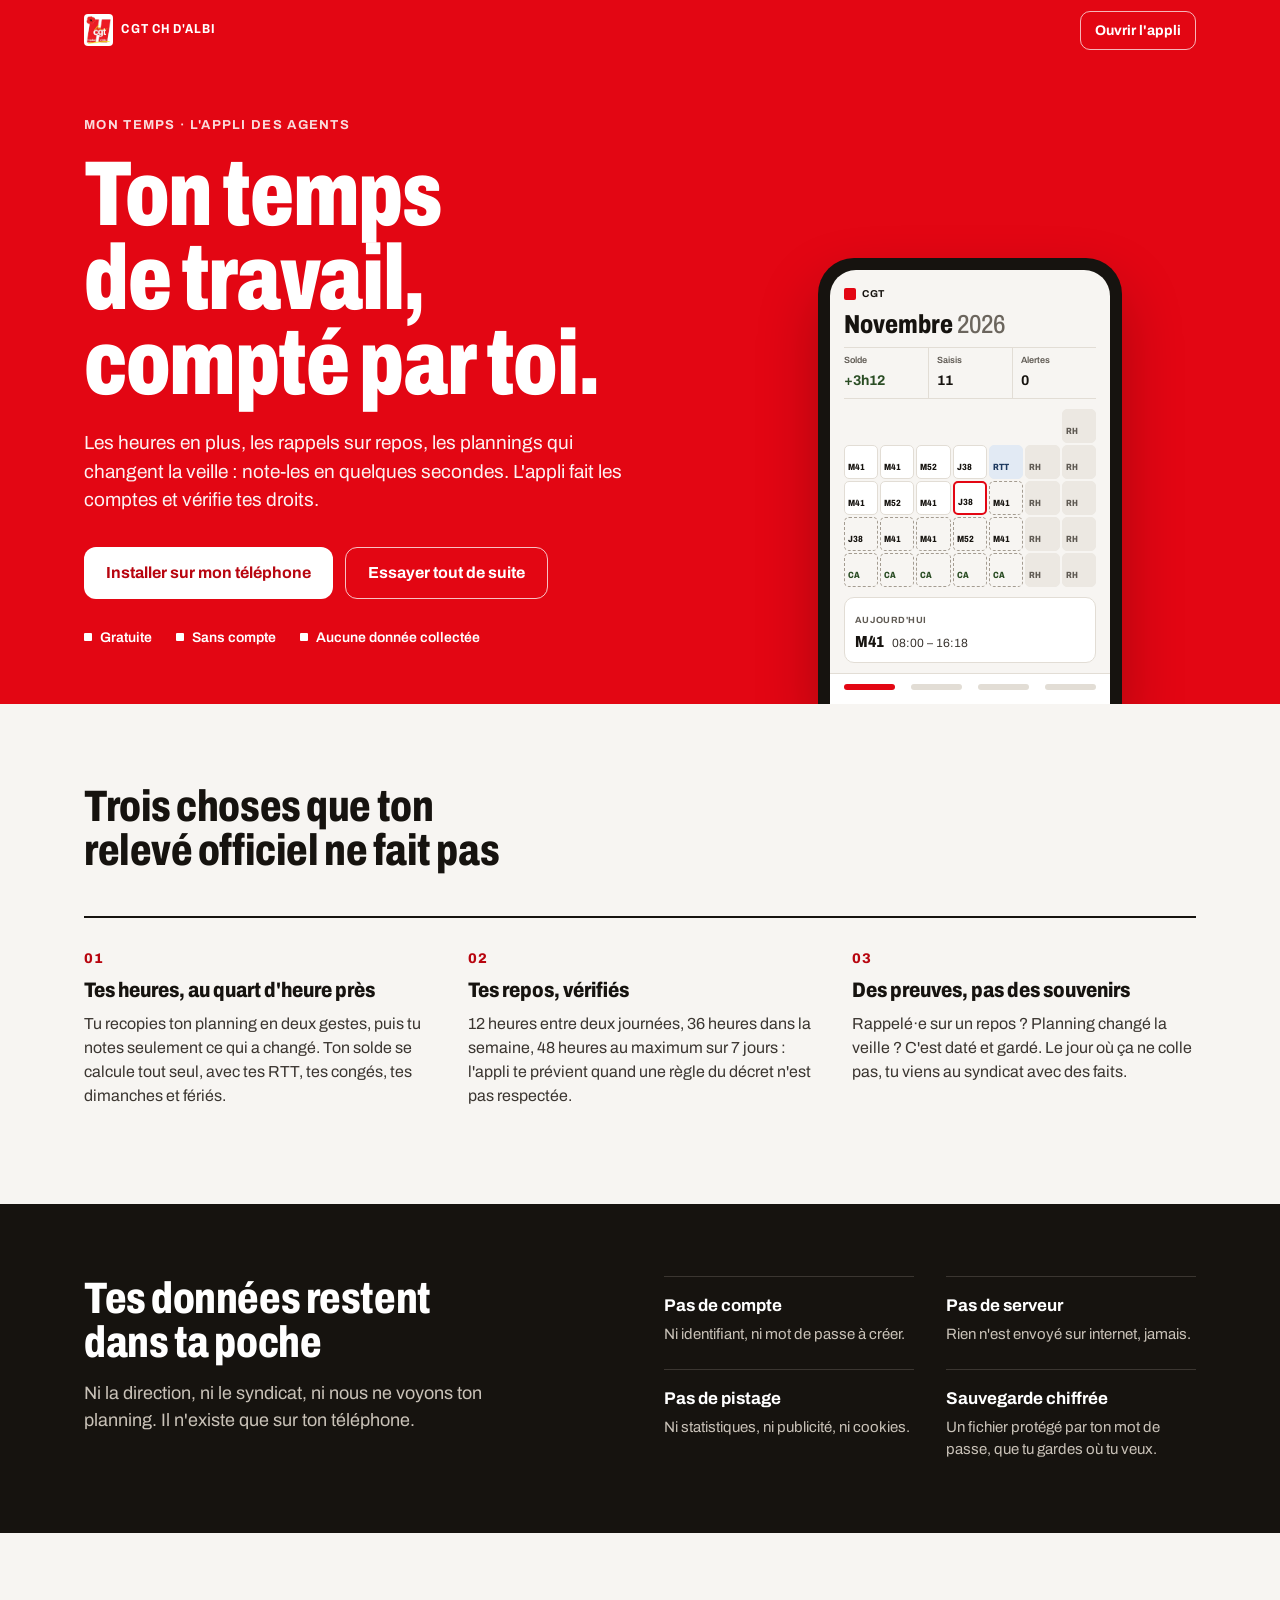
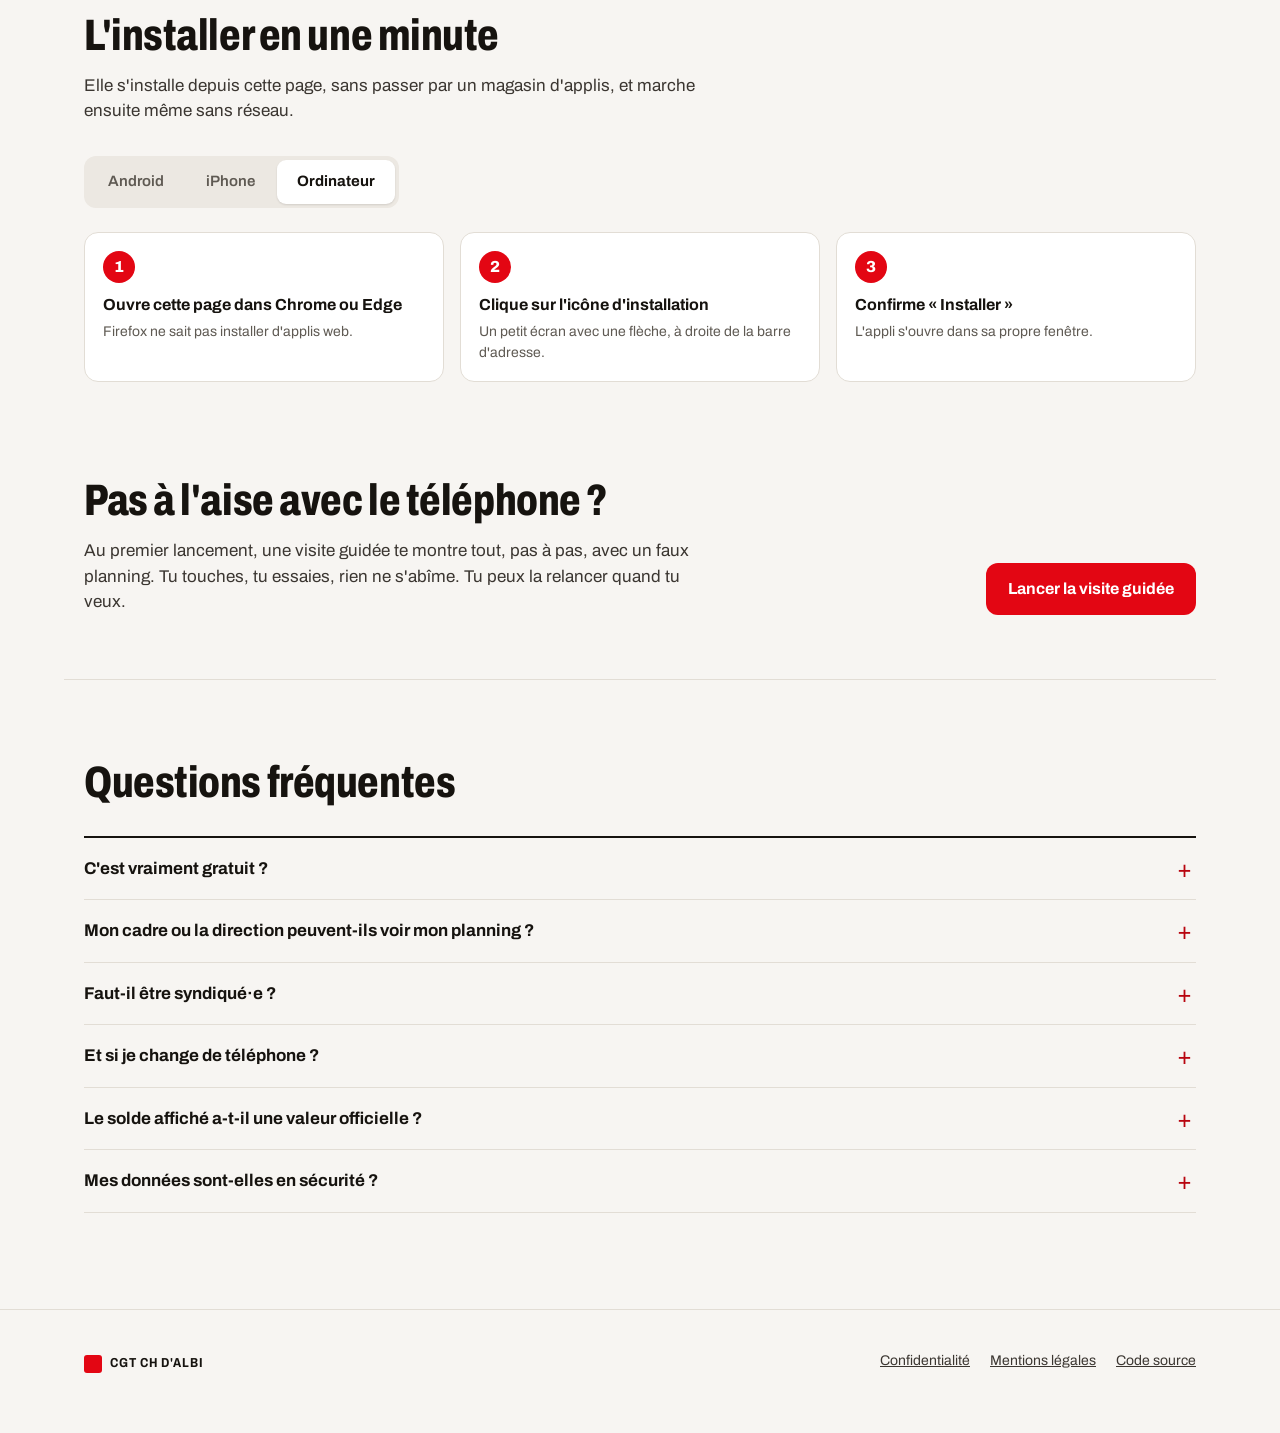
<file: index.html>
<!doctype html>
<html lang="fr">
<head>
<meta charset="utf-8">
<meta name="viewport" content="width=device-width, initial-scale=1, viewport-fit=cover">
<title>Mon Temps — ton temps de travail, compté par toi</title>
<meta name="description" content="L'appli gratuite de la CGT pour suivre ton temps de travail à l'hôpital : planning, heures en plus, repos, preuves. Sans compte, sans collecte.">
<meta name="theme-color" content="#E30613">
<meta name="referrer" content="no-referrer">
<meta http-equiv="Content-Security-Policy" content="default-src 'self'; script-src 'self'; style-src 'self' 'unsafe-inline'; img-src 'self' data:; font-src 'self'; connect-src 'self'; manifest-src 'self'; worker-src 'self'; base-uri 'self'; form-action 'none'; object-src 'none'">
<link rel="manifest" href="manifest.webmanifest">
<link rel="icon" href="icons/favicon-64.png" type="image/png">
<link rel="apple-touch-icon" href="icons/apple-touch-icon.png">
<link rel="preload" href="fonts/archivo.woff2" as="font" type="font/woff2" crossorigin>
<link rel="stylesheet" href="accueil.css">
</head>
<body>
<header class="barre">
  <div class="enveloppe barre-in">
    <a class="marque" href="./"><i aria-hidden="true" data-logo></i><span data-syndicat>CGT CH d'Albi</span></a>
    <a class="btn-clair" href="app/">Ouvrir l'appli</a>
  </div>
</header>

<main>
  <section class="hero">
    <div class="enveloppe hero-in">
      <div class="hero-texte">
        <p class="sur-titre"><span data-nom>Mon Temps</span> · l'appli des agents</p>
        <h1>Ton temps de travail, compté par&nbsp;toi.</h1>
        <p class="chapo">Les heures en plus, les rappels sur repos, les plannings qui changent la veille : note-les en quelques secondes. L'appli fait les comptes et vérifie tes droits.</p>
        <div class="actions">
          <a class="btn-blanc" href="#installer">Installer sur mon téléphone</a>
          <a class="btn-ligne" href="app/">Essayer tout de suite</a>
        </div>
        <ul class="garanties" aria-label="Garanties">
          <li>Gratuite</li><li>Sans compte</li><li>Aucune donnée collectée</li>
        </ul>
      </div>
      <div class="telephone" aria-hidden="true">
        <div class="ecran">
          <div class="t-haut"><span class="t-marque"><i></i>CGT</span></div>
          <div class="t-titre">Novembre <span>2026</span></div>
          <div class="t-stats"><div><small>Solde</small><b class="vert">+3h12</b></div><div><small>Saisis</small><b>11</b></div><div><small>Alertes</small><b>0</b></div></div>
          <div class="t-grille" id="mini-grille"></div>
          <div class="t-carte"><small>Aujourd'hui</small><div><b>M41</b><span>08:00 – 16:18</span></div></div>
          <div class="t-nav"><span class="actif"></span><span></span><span></span><span></span></div>
        </div>
      </div>
    </div>
  </section>

  <section class="bloc enveloppe" aria-labelledby="t-quoi">
    <h2 id="t-quoi" class="titre-section">Trois choses que ton relevé officiel ne fait pas</h2>
    <div class="trois">
      <article>
        <span class="num">01</span>
        <h3>Tes heures, au quart d'heure près</h3>
        <p>Tu recopies ton planning en deux gestes, puis tu notes seulement ce qui a changé. Ton solde se calcule tout seul, avec tes RTT, tes congés, tes dimanches et fériés.</p>
      </article>
      <article>
        <span class="num">02</span>
        <h3>Tes repos, vérifiés</h3>
        <p>12 heures entre deux journées, 36 heures dans la semaine, 48 heures au maximum sur 7 jours : l'appli te prévient quand une règle du décret n'est pas respectée.</p>
      </article>
      <article>
        <span class="num">03</span>
        <h3>Des preuves, pas des souvenirs</h3>
        <p>Rappelé·e sur un repos ? Planning changé la veille ? C'est daté et gardé. Le jour où ça ne colle pas, tu viens au syndicat avec des faits.</p>
      </article>
    </div>
  </section>

  <section class="sombre" aria-labelledby="t-donnees">
    <div class="enveloppe deux">
      <div>
        <h2 id="t-donnees" class="titre-section">Tes données restent dans ta poche</h2>
        <p class="chapo-sombre">Ni la direction, ni le syndicat, ni nous ne voyons ton planning. Il n'existe que sur ton téléphone.</p>
      </div>
      <ul class="points">
        <li><b>Pas de compte</b><span>Ni identifiant, ni mot de passe à créer.</span></li>
        <li><b>Pas de serveur</b><span>Rien n'est envoyé sur internet, jamais.</span></li>
        <li><b>Pas de pistage</b><span>Ni statistiques, ni publicité, ni cookies.</span></li>
        <li><b>Sauvegarde chiffrée</b><span>Un fichier protégé par ton mot de passe, que tu gardes où tu veux.</span></li>
      </ul>
    </div>
  </section>

  <section class="bloc enveloppe" id="installer" aria-labelledby="t-installer">
    <h2 id="t-installer" class="titre-section">L'installer en une minute</h2>
    <p class="intro">Elle s'installe depuis cette page, sans passer par un magasin d'applis, et marche ensuite même sans réseau.</p>
    <div class="onglets" role="tablist" aria-label="Ton appareil">
      <button role="tab" id="o-android" aria-controls="p-android" aria-selected="true">Android</button>
      <button role="tab" id="o-iphone" aria-controls="p-iphone" aria-selected="false">iPhone</button>
      <button role="tab" id="o-pc" aria-controls="p-pc" aria-selected="false">Ordinateur</button>
    </div>
    <div class="panneau" role="tabpanel" id="p-android" aria-labelledby="o-android">
      <button class="btn-rouge" id="installer-direct" hidden>Installer l'appli</button>
      <ol class="etapes">
        <li><b>Ouvre cette page dans Chrome</b><span>Le navigateur habituel de la plupart des téléphones Android.</span></li>
        <li><b>Touche les trois points ⋮ en haut à droite</b><span>Le menu du navigateur s'ouvre.</span></li>
        <li><b>Choisis « Installer l'application »</b><span>Ou « Ajouter à l'écran d'accueil », selon ton téléphone.</span></li>
        <li><b>Confirme</b><span>L'icône rouge apparaît avec tes autres applis.</span></li>
      </ol>
    </div>
    <div class="panneau" role="tabpanel" id="p-iphone" aria-labelledby="o-iphone" hidden>
      <ol class="etapes">
        <li><b>Ouvre cette page dans Safari</b><span>Pas dans Chrome : sur iPhone, seul Safari sait installer.</span></li>
        <li><b>Touche le bouton Partager</b><span>Le carré avec une flèche vers le haut, en bas de l'écran.</span></li>
        <li><b>Fais défiler, choisis « Sur l'écran d'accueil »</b><span>Puis touche « Ajouter » en haut à droite.</span></li>
        <li><b>Ouvre l'appli depuis son icône</b><span>Important sur iPhone : c'est ce qui protège tes données.</span></li>
      </ol>
    </div>
    <div class="panneau" role="tabpanel" id="p-pc" aria-labelledby="o-pc" hidden>
      <ol class="etapes">
        <li><b>Ouvre cette page dans Chrome ou Edge</b><span>Firefox ne sait pas installer d'applis web.</span></li>
        <li><b>Clique sur l'icône d'installation</b><span>Un petit écran avec une flèche, à droite de la barre d'adresse.</span></li>
        <li><b>Confirme « Installer »</b><span>L'appli s'ouvre dans sa propre fenêtre.</span></li>
      </ol>
    </div>
  </section>

  <section class="bloc enveloppe aide" aria-labelledby="t-aide">
    <div>
      <h2 id="t-aide" class="titre-section">Pas à l'aise avec le téléphone ?</h2>
      <p class="intro">Au premier lancement, une visite guidée te montre tout, pas à pas, avec un faux planning. Tu touches, tu essaies, rien ne s'abîme. Tu peux la relancer quand tu veux.</p>
    </div>
    <a class="btn-rouge" href="app/">Lancer la visite guidée</a>
  </section>

  <section class="bloc enveloppe" id="actus-accueil" aria-labelledby="t-actus" hidden>
    <h2 id="t-actus" class="titre-section">Les dernières infos</h2>
    <div class="actus-accueil" id="liste-actus"></div>
  </section>

  <section class="bloc enveloppe" aria-labelledby="t-faq">
    <h2 id="t-faq" class="titre-section">Questions fréquentes</h2>
    <div class="faq">
      <details><summary>C'est vraiment gratuit ?</summary><p>Oui, et sans publicité. L'appli est réalisée bénévolement pour les agents.</p></details>
      <details><summary>Mon cadre ou la direction peuvent-ils voir mon planning ?</summary><p>Non. Tes saisies restent dans ton téléphone. Personne d'autre n'y a accès, pas même le syndicat.</p></details>
      <details><summary>Faut-il être syndiqué·e ?</summary><p>Non. L'appli est ouverte à tous les agents.</p></details>
      <details><summary>Et si je change de téléphone ?</summary><p>Fais une sauvegarde depuis l'appli (Réglages › Sauvegarde) : tu obtiens un fichier protégé par ton mot de passe. Sur le nouveau téléphone, tu le restaures en deux gestes.</p></details>
      <details><summary>Le solde affiché a-t-il une valeur officielle ?</summary><p>Non : c'est ton propre décompte, établi à partir de tes saisies. Il sert à vérifier ton relevé officiel et à repérer les écarts. En cas de doute, viens en parler.</p></details>
      <details><summary>Mes données sont-elles en sécurité ?</summary><p>Elles ne quittent jamais ton appareil. Les sauvegardes sont chiffrées : sans ton mot de passe, le fichier est illisible.</p></details>
    </div>
  </section>
</main>

<footer class="pied">
  <div class="enveloppe pied-in">
    <div><p class="marque"><i aria-hidden="true"></i><span data-syndicat>CGT CH d'Albi</span></p><p id="contact-pied"></p><div class="reseaux-pied" id="reseaux-pied"></div></div>
    <div class="liens"><a href="app/#/confidentialite">Confidentialité</a><a href="mentions-legales.html">Mentions légales</a><a id="lien-source" href="https://github.com/">Code source</a></div>
  </div>
</footer>
<script type="module" src="accueil.js"></script>
<script src="textes.js" defer></script>
</body>
</html>
</file>
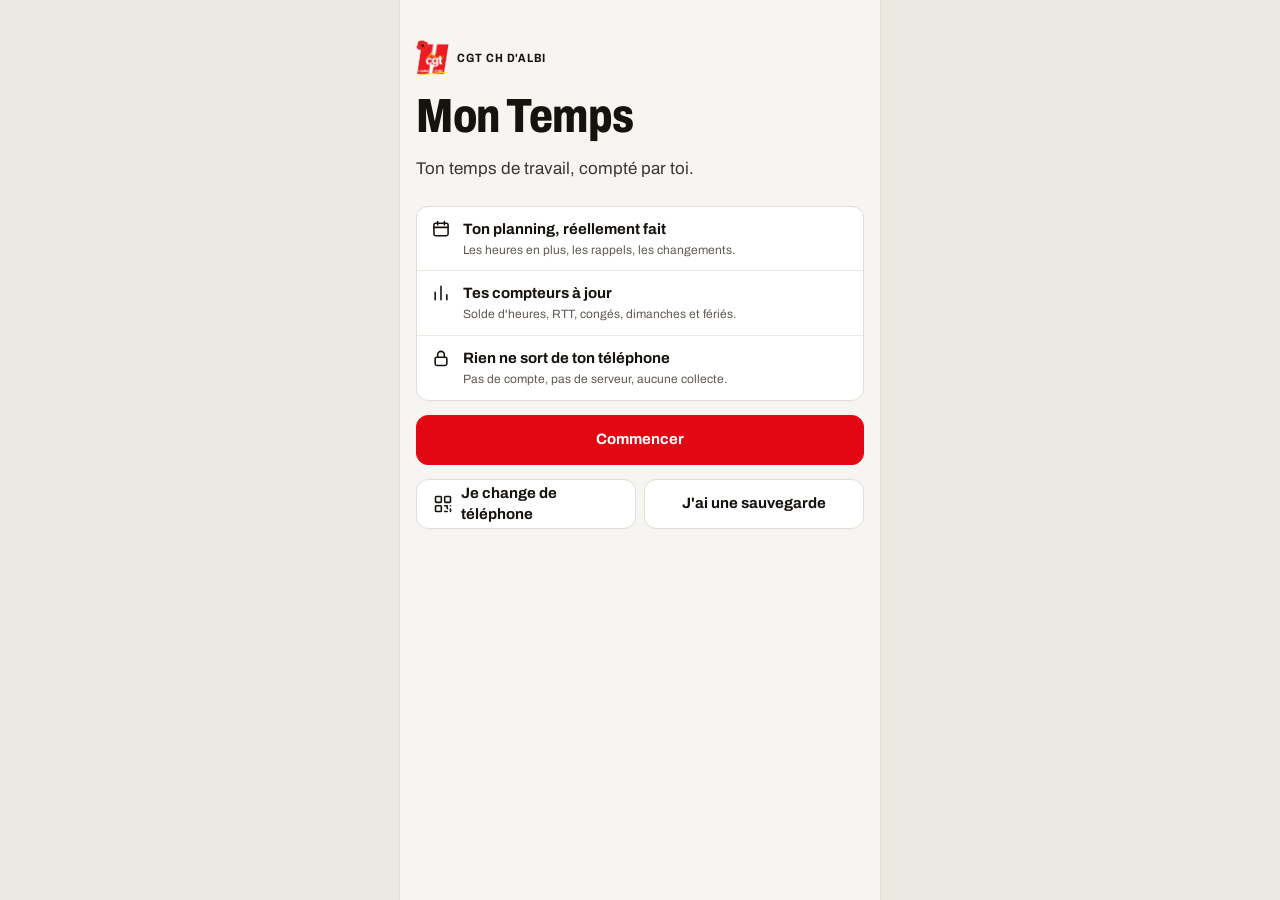
<file: app/index.html>
<!doctype html>
<html lang="fr">
<head>
<meta charset="utf-8">
<meta name="viewport" content="width=device-width, initial-scale=1, viewport-fit=cover">
<title>Mon Temps</title>
<meta name="description" content="Suivi personnel du temps de travail, sans compte et sans collecte de données.">
<meta name="theme-color" content="#E30613">
<meta name="referrer" content="no-referrer">
<meta http-equiv="Content-Security-Policy" content="default-src 'self'; script-src 'self'; style-src 'self' 'unsafe-inline'; img-src 'self' data: blob:; media-src 'self' blob: mediastream:; font-src 'self'; connect-src 'self'; manifest-src 'self'; worker-src 'self'; base-uri 'self'; form-action 'none'; object-src 'none'">
<link rel="manifest" href="../manifest.webmanifest">
<link rel="icon" href="../icons/favicon-64.png" type="image/png">
<link rel="apple-touch-icon" href="../icons/apple-touch-icon.png">
<meta name="apple-mobile-web-app-capable" content="yes">
<meta name="mobile-web-app-capable" content="yes">
<meta name="apple-mobile-web-app-title" content="Mon Temps">
<meta name="apple-mobile-web-app-status-bar-style" content="default">
<link rel="preload" href="../fonts/archivo.woff2" as="font" type="font/woff2" crossorigin>
<link rel="stylesheet" href="styles.css">
</head>
<body>
<noscript><p style="padding:2rem">Cette appli a besoin de JavaScript pour fonctionner.</p></noscript>
<main id="appli" aria-live="off"><p style="padding:3rem 1rem;color:#5F5A53">Chargement de <span data-nom>Mon Temps</span>…</p></main>
<script type="module" src="app.js"></script>
<script src="../textes.js" defer></script>
</body>
</html>
</file>
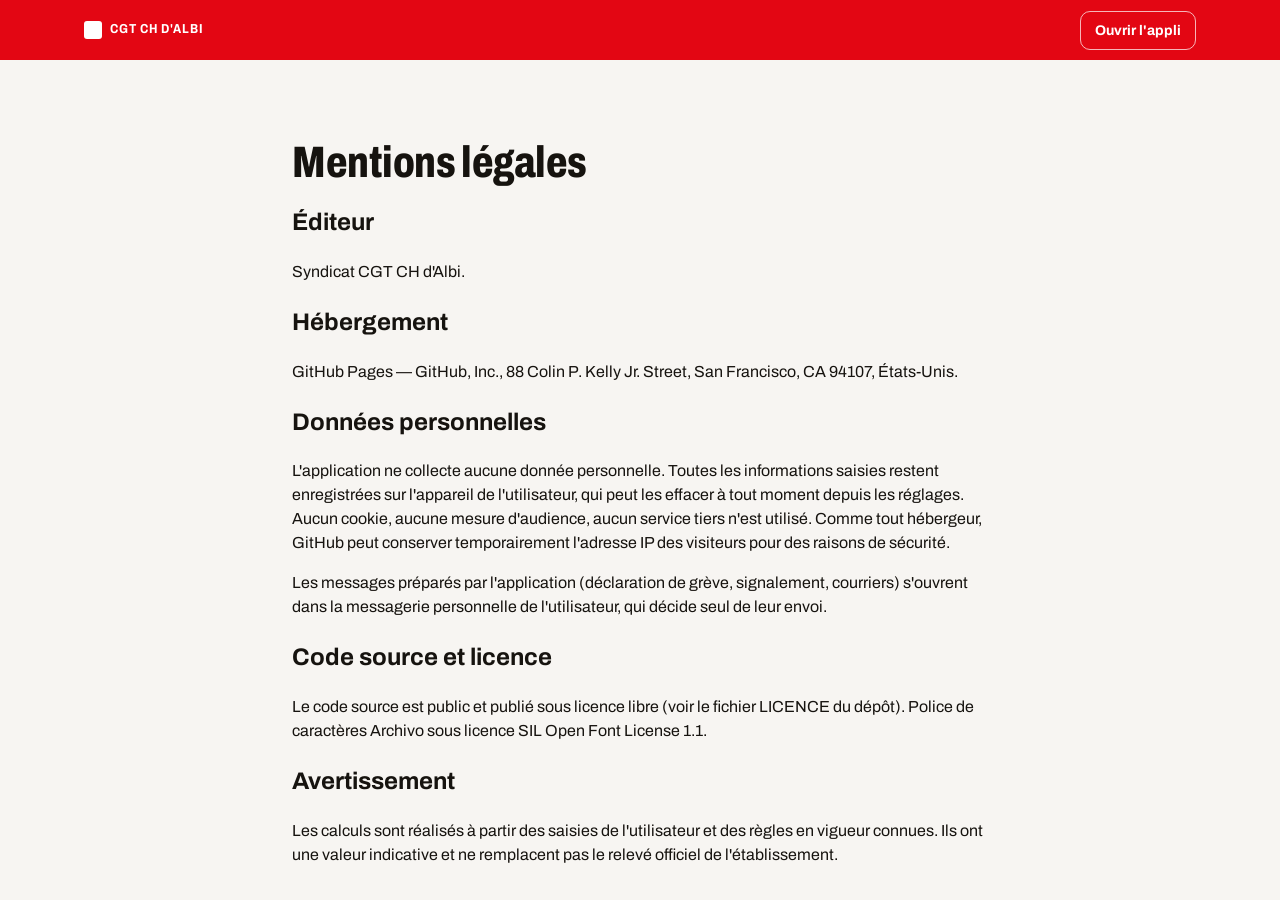
<file: mentions-legales.html>
<!doctype html>
<html lang="fr">
<head>
<meta charset="utf-8">
<meta name="viewport" content="width=device-width, initial-scale=1">
<title>Mentions légales — Mon Temps</title>
<meta name="referrer" content="no-referrer">
<meta http-equiv="Content-Security-Policy" content="default-src 'self'; script-src 'self'; style-src 'self' 'unsafe-inline'; font-src 'self'; connect-src 'self'; base-uri 'self'; object-src 'none'">
<link rel="icon" href="icons/favicon-64.png" type="image/png">
<link rel="stylesheet" href="accueil.css">
</head>
<body>
<header class="barre"><div class="enveloppe barre-in"><a class="marque" href="./"><i aria-hidden="true"></i><span data-syndicat>CGT CH d'Albi</span></a><a class="btn-clair" href="app/">Ouvrir l'appli</a></div></header>
<main class="bloc enveloppe" style="max-width:46rem">
  <h1 class="titre-section">Mentions légales</h1>
  <h2>Éditeur</h2>
  <p id="editeur">Syndicat <span data-syndicat>CGT CH d'Albi</span>.</p>
  <h2>Hébergement</h2>
  <p>GitHub Pages — GitHub, Inc., 88 Colin P. Kelly Jr. Street, San Francisco, CA 94107, États-Unis.</p>
  <h2>Données personnelles</h2>
  <p>L'application ne collecte aucune donnée personnelle. Toutes les informations saisies restent enregistrées sur l'appareil de l'utilisateur, qui peut les effacer à tout moment depuis les réglages. Aucun cookie, aucune mesure d'audience, aucun service tiers n'est utilisé. Comme tout hébergeur, GitHub peut conserver temporairement l'adresse IP des visiteurs pour des raisons de sécurité.</p>
  <p>Les messages préparés par l'application (déclaration de grève, signalement, courriers) s'ouvrent dans la messagerie personnelle de l'utilisateur, qui décide seul de leur envoi.</p>
  <h2>Code source et licence</h2>
  <p>Le code source est public et publié sous licence libre (voir le fichier LICENCE du dépôt). Police de caractères Archivo sous licence SIL Open Font License 1.1.</p>
  <h2>Avertissement</h2>
  <p>Les calculs sont réalisés à partir des saisies de l'utilisateur et des règles en vigueur connues. Ils ont une valeur indicative et ne remplacent pas le relevé officiel de l'établissement.</p>
</main>
<script type="module" src="mentions.js"></script>
<script src="textes.js" defer></script>
</body>
</html>
</file>
<file: accueil.css>
@font-face{font-family:"Archivo";src:url("fonts/archivo.woff2") format("woff2");font-weight:100 900;font-stretch:62% 125%;font-display:swap;unicode-range:U+0000-00FF,U+0131,U+0152-0153,U+02BB-02BC,U+02C6,U+02DA,U+02DC,U+2000-206F,U+20AC,U+2122,U+2212}
@font-face{font-family:"Archivo";src:url("fonts/archivo-ext.woff2") format("woff2");font-weight:100 900;font-stretch:62% 125%;font-display:swap;unicode-range:U+0100-02BA,U+1E00-1E9F,U+2020,U+20A0-20AB}
:root{--rouge:#E30613;--rouge-fonce:#B8050F;--encre:#16130F;--encre2:#3B3631;--sourdine:#5F5A53;--fond:#F7F5F2;--filet:#E2DDD5}
*{box-sizing:border-box}
html{scroll-behavior:smooth}
body{margin:0;font-family:"Archivo","Helvetica Neue",Arial,sans-serif;color:var(--encre);background:var(--fond);-webkit-font-smoothing:antialiased;line-height:1.5}
a{color:var(--rouge-fonce)}
:focus-visible{outline:3px solid var(--encre);outline-offset:3px}
.enveloppe{max-width:72rem;margin:0 auto;padding:0 1.25rem}
.marque{display:flex;align-items:center;gap:.5rem;font-size:.8125rem;font-weight:700;letter-spacing:.08em;text-transform:uppercase;font-stretch:85%;text-decoration:none;color:inherit;margin:0}
.marque i{width:1.125rem;height:1.125rem;background:currentColor;border-radius:3px;display:block}

.barre{background:var(--rouge);color:#fff;position:sticky;top:0;z-index:10}
.barre-in{display:flex;justify-content:space-between;align-items:center;height:3.75rem}
.barre .marque i{background:#fff}
.btn-clair{color:#fff;text-decoration:none;font-weight:700;font-size:.875rem;border:1.5px solid rgba(255,255,255,.7);border-radius:10px;padding:.5rem .875rem}
.btn-clair:hover{background:rgba(255,255,255,.12)}

.hero{background:var(--rouge);color:#fff;overflow:hidden}
.hero-in{display:grid;grid-template-columns:minmax(0,1.15fr) minmax(0,.85fr);gap:3rem;align-items:center;padding-top:3.5rem;padding-bottom:0}
.sur-titre{font-size:.8125rem;font-weight:700;letter-spacing:.1em;text-transform:uppercase;opacity:.85;margin:0 0 1rem}
.hero h1{font-size:clamp(2.75rem,7.5vw,5.75rem);line-height:.92;font-weight:850;font-stretch:72%;letter-spacing:-.015em;margin:0;text-wrap:balance}
.chapo{font-size:1.1875rem;line-height:1.5;max-width:34rem;margin:1.5rem 0 0;color:#fff;opacity:.95;text-wrap:pretty}
.actions{display:flex;flex-wrap:wrap;gap:.75rem;margin-top:2rem}
.btn-blanc,.btn-ligne,.btn-rouge{display:inline-flex;align-items:center;justify-content:center;min-height:3.25rem;padding:0 1.375rem;border-radius:12px;font-weight:700;font-size:1rem;text-decoration:none;cursor:pointer;font-family:inherit;border:0}
.btn-blanc{background:#fff;color:var(--rouge-fonce)}
.btn-blanc:hover{background:#FCEEEE}
.btn-ligne{color:#fff;border:1.5px solid rgba(255,255,255,.75)}
.btn-ligne:hover{background:rgba(255,255,255,.12)}
.btn-rouge{background:var(--rouge);color:#fff}
.btn-rouge:hover{background:var(--rouge-fonce)}
.garanties{list-style:none;padding:0;margin:1.75rem 0 3.5rem;display:flex;flex-wrap:wrap;gap:.5rem 1.5rem;font-size:.875rem;font-weight:600}
.garanties li{display:flex;align-items:center;gap:.5rem}
.garanties li::before{content:"";width:.5rem;height:.5rem;background:#fff;border-radius:1px}

.telephone{align-self:end;justify-self:center;width:min(19rem,100%);background:#16130F;border-radius:2.25rem 2.25rem 0 0;padding:.75rem .75rem 0;box-shadow:0 30px 60px rgba(0,0,0,.25)}
.ecran{background:var(--fond);border-radius:1.625rem 1.625rem 0 0;padding:1rem .875rem 0;color:var(--encre);display:flex;flex-direction:column;gap:.625rem;font-variant-numeric:tabular-nums}
.t-marque{display:flex;align-items:center;gap:.375rem;font-size:.625rem;font-weight:700;letter-spacing:.08em}
.t-marque i{width:.75rem;height:.75rem;background:var(--rouge);border-radius:2px}
.t-titre{font-size:1.625rem;font-weight:800;font-stretch:78%;line-height:1}
.t-titre span{color:#6B655D;font-weight:500}
.t-stats{display:grid;grid-template-columns:repeat(3,1fr);border-top:1px solid var(--filet);border-bottom:1px solid var(--filet)}
.t-stats div{padding:.375rem 0}.t-stats div+div{padding-left:.5rem;border-left:1px solid var(--filet)}
.t-stats small{display:block;font-size:.5625rem;color:var(--sourdine);font-weight:600}
.t-stats b{font-size:.875rem}.vert{color:#2A4D24}
.t-grille{display:grid;grid-template-columns:repeat(7,1fr);gap:2px}
.t-grille span{height:2.125rem;border-radius:5px;background:#fff;border:1px solid var(--filet);font-size:.5625rem;font-weight:800;font-stretch:82%;display:flex;align-items:flex-end;padding:3px;color:var(--encre)}
.t-grille .rh{background:#ECE8E2;border-color:#ECE8E2;color:var(--sourdine)}
.t-grille .ca{background:#E3EDDF;border-color:#E3EDDF;color:#2A4D24}
.t-grille .rtt{background:#E2EAF4;border-color:#E2EAF4;color:#1E3A5F}
.t-grille .prevu{background:transparent;border-style:dashed;border-color:#A49C91}
.t-grille .auj{border:2px solid var(--rouge)}
.t-grille .hors{visibility:hidden}
.t-carte{background:#fff;border:1px solid var(--filet);border-radius:.625rem;padding:.5rem .625rem}
.t-carte small{font-size:.5625rem;color:var(--sourdine);font-weight:700;text-transform:uppercase;letter-spacing:.06em}
.t-carte div{display:flex;gap:.5rem;align-items:baseline}.t-carte b{font-size:1rem;font-weight:800;font-stretch:80%}.t-carte span{font-size:.75rem;color:var(--encre2)}
.t-nav{display:grid;grid-template-columns:repeat(4,1fr);border-top:1px solid var(--filet);margin:0 -.875rem;padding:.625rem .875rem .875rem;background:#fff;gap:1rem}
.t-nav span{height:.375rem;border-radius:3px;background:var(--filet)}.t-nav .actif{background:var(--rouge)}

.bloc{padding-top:5rem;padding-bottom:1rem}
.titre-section{font-size:clamp(1.75rem,4vw,2.75rem);line-height:1;font-weight:800;font-stretch:76%;letter-spacing:-.01em;margin:0;max-width:38rem;text-wrap:balance}
.intro{font-size:1.0625rem;color:var(--encre2);max-width:40rem;margin:1rem 0 0}
.trois{display:grid;grid-template-columns:repeat(auto-fit,minmax(min(16rem,100%),1fr));gap:2.5rem;margin-top:2.75rem;border-top:2px solid var(--encre);padding-top:1.75rem}
.trois h3{font-size:1.3125rem;font-weight:800;font-stretch:85%;margin:.5rem 0 .625rem;line-height:1.15}
.trois p{margin:0;color:var(--encre2);text-wrap:pretty}
.num{font-size:.875rem;font-weight:800;color:var(--rouge-fonce);letter-spacing:.05em}

.sombre{background:var(--encre);color:#fff;margin-top:5rem;padding:4.5rem 0}
.deux{display:grid;grid-template-columns:repeat(auto-fit,minmax(min(20rem,100%),1fr));gap:3rem;align-items:start}
.chapo-sombre{font-size:1.125rem;color:#C9C2B8;margin:1rem 0 0;max-width:28rem}
.points{list-style:none;margin:0;padding:0;display:grid;grid-template-columns:repeat(auto-fit,minmax(min(14rem,100%),1fr));gap:1.5rem 2rem}
.points li{border-top:1px solid #3B3631;padding-top:1rem}
.points b{display:block;font-size:1.0625rem}
.points span{display:block;color:#C9C2B8;font-size:.9375rem;margin-top:.25rem}

.onglets{display:inline-flex;background:#ECE8E2;border-radius:12px;padding:4px;margin-top:2rem;gap:2px}
.onglets button{border:0;background:transparent;font:inherit;font-weight:600;font-size:.9375rem;color:var(--sourdine);min-height:2.75rem;padding:0 1.25rem;border-radius:9px;cursor:pointer}
.onglets button[aria-selected="true"]{background:#fff;color:var(--encre);font-weight:700;box-shadow:0 1px 2px rgba(22,19,15,.12)}
.panneau{margin-top:1.5rem}
.panneau .btn-rouge{margin-bottom:1.5rem}
.etapes{list-style:none;counter-reset:e;margin:0;padding:0;display:grid;grid-template-columns:repeat(auto-fit,minmax(min(14rem,100%),1fr));gap:1rem}
.etapes li{counter-increment:e;background:#fff;border:1px solid var(--filet);border-radius:14px;padding:1.125rem}
.etapes li::before{content:counter(e);display:flex;align-items:center;justify-content:center;width:2rem;height:2rem;border-radius:50%;background:var(--rouge);color:#fff;font-weight:800;margin-bottom:.75rem}
.etapes b{display:block;font-size:1rem;line-height:1.3}
.etapes span{display:block;font-size:.875rem;color:var(--sourdine);margin-top:.375rem}

.aide{display:flex;flex-wrap:wrap;align-items:flex-end;justify-content:space-between;gap:1.5rem;border-bottom:1px solid var(--filet);padding-bottom:4rem}

.faq{margin-top:2rem;border-top:2px solid var(--encre)}
.faq details{border-bottom:1px solid var(--filet)}
.faq summary{cursor:pointer;font-weight:700;font-size:1.0625rem;padding:1.125rem 2rem 1.125rem 0;list-style:none;position:relative}
.faq summary::-webkit-details-marker{display:none}
.faq summary::after{content:"+";position:absolute;right:.25rem;top:50%;transform:translateY(-50%);font-size:1.5rem;font-weight:400;color:var(--rouge-fonce)}
.faq details[open] summary::after{content:"−"}
.faq p{margin:0 0 1.25rem;color:var(--encre2);max-width:44rem}

.pied{margin-top:5rem;border-top:1px solid var(--filet);padding:2.5rem 0 3rem;font-size:.875rem;color:var(--sourdine)}
.pied-in{display:flex;flex-wrap:wrap;justify-content:space-between;gap:1.5rem}
.pied .marque{color:var(--encre)}.pied .marque i{background:var(--rouge)}
.pied p{margin:.25rem 0}
.liens{display:flex;flex-wrap:wrap;gap:1.25rem}
.liens a{color:var(--encre2)}

@media (max-width:820px){
  .hero-in{grid-template-columns:1fr;gap:2rem;padding-top:2.5rem}
  .garanties{margin-bottom:.5rem}
  .telephone{width:min(17rem,82%)}
}
@media (prefers-reduced-motion:reduce){html{scroll-behavior:auto}}

.marque img.logo{height:2rem;width:auto;max-width:7rem;object-fit:contain;display:block}
.barre .marque img.logo{background:#fff;border-radius:4px;padding:2px}
.actus-accueil{display:grid;grid-template-columns:repeat(auto-fit,minmax(min(17rem,100%),1fr));gap:1rem;margin-top:2rem}
.actu-accueil{display:flex;flex-direction:column;gap:.375rem;background:#fff;border:1px solid var(--filet);border-radius:14px;padding:1rem;text-decoration:none;color:var(--encre)}
.actu-accueil img{width:100%;aspect-ratio:16/9;object-fit:cover;border-radius:8px;margin-bottom:.375rem}
.actu-accueil .date{font-size:.75rem;font-weight:700;color:var(--rouge-fonce);text-transform:uppercase;letter-spacing:.06em}
.actu-accueil b{font-size:1.125rem;line-height:1.25}
.actu-accueil span:last-child{color:var(--encre2);font-size:.9375rem}
.reseaux-pied{display:flex;gap:.5rem;margin-top:.75rem}
.reseaux-pied a{width:2.75rem;height:2.75rem;border-radius:50%;border:1px solid var(--filet);display:flex;align-items:center;justify-content:center;color:var(--encre)}
.reseaux-pied a:hover{background:var(--encre);color:#fff}
</file>
<file: app/styles.css>
@font-face{font-family:"Archivo";src:url("../fonts/archivo.woff2") format("woff2");font-weight:100 900;font-stretch:62% 125%;font-display:swap;unicode-range:U+0000-00FF,U+0131,U+0152-0153,U+02BB-02BC,U+02C6,U+02DA,U+02DC,U+0304,U+0308,U+0329,U+2000-206F,U+20AC,U+2122,U+2191,U+2193,U+2212,U+2215,U+FEFF,U+FFFD}
@font-face{font-family:"Archivo";src:url("../fonts/archivo-ext.woff2") format("woff2");font-weight:100 900;font-stretch:62% 125%;font-display:swap;unicode-range:U+0100-02BA,U+02BD-02C5,U+02C7-02CC,U+02CE-02D7,U+02DD-02FF,U+0304,U+0308,U+0329,U+1D00-1DBF,U+1E00-1E9F,U+1EF2-1EFF,U+2020,U+20A0-20AB,U+20AD-20C0,U+2113,U+2C60-2C7F,U+A720-A7FF}

:root{
  --rouge:#E30613;--rouge-texte:#B8050F;--rouge-fond:#FCEEEE;
  --fond:#F7F5F2;--surface:#FFFFFF;--encre:#16130F;--encre2:#3B3631;--sourdine:#5F5A53;--pale:#6B655D;
  --filet:#E2DDD5;--filet2:#ECE8E2;--pointille:#A49C91;
  --vert:#2A4D24;--vert-fond:#E3EDDF;--bleu:#1E3A5F;--bleu-fond:#E2EAF4;--gris-fond:#ECE8E2;
  --ambre:#6A3A00;--ambre-fond:#FBF1E2;--ambre-filet:#F0DDBF;
  --carte-sombre:#16130F;--carte-sombre-texte:#C9C2B8;
  --r:12px;--ombre:0 1px 2px rgba(22,19,15,.12);
  color-scheme:light;
}
:root[data-theme="sombre"]{
  --rouge-texte:#FF7A7A;--rouge-fond:#3A1C1C;
  --fond:#121110;--surface:#1C1A18;--encre:#F2EEE8;--encre2:#D6D0C7;--sourdine:#A39C92;--pale:#A39C92;
  --filet:#34302B;--filet2:#2A2724;--pointille:#6D665D;
  --vert:#A8D69C;--vert-fond:#22301F;--bleu:#B3CBEA;--bleu-fond:#1D2836;--gris-fond:#2A2724;
  --ambre:#F2C27A;--ambre-fond:#33270F;--ambre-filet:#4A3814;
  --carte-sombre:#26231F;--carte-sombre-texte:#B9B1A6;
  --ombre:0 1px 2px rgba(0,0,0,.5);
  color-scheme:dark;
}
:root[data-taille="1"]{font-size:112.5%}
:root[data-taille="2"]{font-size:125%}

*{box-sizing:border-box}
html,body{margin:0;background:var(--fond);color:var(--encre)}
body{font-family:"Archivo","Helvetica Neue",Arial,sans-serif;font-variant-numeric:tabular-nums;-webkit-font-smoothing:antialiased;line-height:1.4;-webkit-tap-highlight-color:transparent}
@media (min-width:560px){html{background:var(--filet2)}body{max-width:480px;margin:0 auto;min-height:100vh;box-shadow:0 0 0 1px var(--filet)}}
button,input,select,textarea{font:inherit;color:inherit}
a{color:var(--rouge-texte)}
:focus-visible{outline:3px solid var(--rouge);outline-offset:2px}
.sr{position:absolute;width:1px;height:1px;overflow:hidden;clip:rect(0 0 0 0);white-space:nowrap}

#appli{min-height:100vh;min-height:100dvh;display:flex;flex-direction:column;padding-bottom:calc(5.25rem + env(safe-area-inset-bottom))}
#appli.sans-nav{padding-bottom:1.5rem}
.page{padding:0 1rem;display:flex;flex-direction:column;gap:.875rem}
.haut{display:flex;align-items:center;justify-content:space-between;padding:calc(.75rem + env(safe-area-inset-top)) 1rem 0}
.marque{display:flex;align-items:center;gap:.5rem;font-size:.75rem;font-weight:700;letter-spacing:.08em;text-transform:uppercase;font-stretch:85%}
.marque i{width:1.125rem;height:1.125rem;background:var(--rouge);border-radius:3px;display:block}
.icones{display:flex;gap:.25rem}
.btn-icone{width:2.75rem;height:2.75rem;border:0;background:transparent;border-radius:10px;display:inline-flex;align-items:center;justify-content:center;cursor:pointer;color:var(--encre);text-decoration:none}
.btn-icone:hover{background:var(--filet2)}
svg.i{width:1.25rem;height:1.25rem;fill:none;stroke:currentColor;stroke-width:1.9;stroke-linecap:round;stroke-linejoin:round;flex-shrink:0}

h1,.titre{margin:0;font-size:2.125rem;line-height:1;font-weight:800;font-stretch:78%;letter-spacing:-.01em}
h1 .pale,.titre .pale{color:var(--pale);font-weight:500}
h2{margin:0;font-size:.9375rem;font-weight:800}
.etiquette{font-size:.75rem;font-weight:700;color:var(--sourdine);text-transform:uppercase;letter-spacing:.06em;margin:0}
.petit{font-size:.75rem;color:var(--sourdine)}
.texte{font-size:.875rem;line-height:1.5;color:var(--encre2);margin:0;text-wrap:pretty}

.ligne-titre{display:flex;align-items:flex-end;justify-content:space-between;gap:.5rem;padding:.375rem 1rem 0}
.retour{display:flex;align-items:center;gap:.25rem;padding:calc(.75rem + env(safe-area-inset-top)) .5rem 0}
.retour h1{font-size:1.875rem}

.fleches{display:flex;gap:2px}
.fleches a{width:2.75rem;height:2.75rem;border:1px solid var(--filet);background:var(--surface);display:flex;align-items:center;justify-content:center;color:var(--encre)}
.fleches a:first-child{border-radius:10px 0 0 10px}.fleches a:last-child{border-radius:0 10px 10px 0}

.bandeau-stats{margin:0 1rem;display:grid;grid-template-columns:repeat(3,minmax(0,1fr));border-top:1px solid var(--filet);border-bottom:1px solid var(--filet)}
.bandeau-stats>div{padding:.5rem 0}
.bandeau-stats>div+div{padding-left:.75rem;border-left:1px solid var(--filet)}
.bandeau-stats b{display:block;font-size:1.125rem;font-weight:700}
.bandeau-stats span{font-size:.6875rem;color:var(--sourdine);font-weight:600}
.pos{color:var(--vert)}.neg{color:var(--rouge-texte)}

/* Calendrier */
.cal{padding:0 1rem}
.cal-jours,.cal-grille{display:grid;grid-template-columns:repeat(7,minmax(0,1fr));gap:3px}
.cal-jours div{font-size:.6875rem;font-weight:700;color:var(--sourdine);text-align:center;padding:.25rem 0}
.case{height:3.375rem;border-radius:8px;display:flex;flex-direction:column;justify-content:space-between;align-items:flex-start;padding:5px 5px 6px;text-decoration:none;color:var(--encre);background:var(--surface);border:1px solid var(--filet);position:relative;cursor:pointer;min-width:0}
.case .n{font-size:.6875rem;font-weight:700;color:var(--sourdine)}
.case .c{font-size:.8125rem;font-weight:800;font-stretch:82%;max-width:100%;overflow:hidden;text-overflow:ellipsis;white-space:nowrap}
.case.hors{background:transparent;border-color:transparent;color:var(--pointille);pointer-events:none}
.case.hors .n{color:var(--pointille);opacity:.6}
.case.vide{background:transparent}
.case.prevu{border-style:dashed;border-color:var(--pointille)}
.case.prevu.t-travail{background:transparent;color:var(--encre2)}
.case.t-repos{background:var(--gris-fond);border-color:var(--gris-fond);color:var(--sourdine)}
.case.t-rtt,.case.t-recup{background:var(--bleu-fond);border-color:var(--bleu-fond);color:var(--bleu)}
.case.t-conge{background:var(--vert-fond);border-color:var(--vert-fond);color:var(--vert)}
.case.t-assimile,.case.t-greve{background:var(--ambre-fond);border-color:var(--ambre-fond);color:var(--ambre)}
.case.prevu.t-repos,.case.prevu.t-rtt,.case.prevu.t-recup,.case.prevu.t-conge,.case.prevu.t-assimile{border-style:dashed;border-color:var(--pointille)}
.case.ferie .n{color:var(--rouge-texte);text-decoration:underline;text-underline-offset:2px}
.case.auj{border:2px solid var(--rouge)}
.case .pastille{position:absolute;top:5px;right:5px;width:6px;height:6px;border-radius:50%;background:var(--rouge)}
.case.choisie{outline:3px solid var(--encre);outline-offset:-1px}
.legende{display:flex;flex-wrap:wrap;gap:.875rem;margin-top:.625rem;font-size:.6875rem;color:var(--sourdine);font-weight:600}
.legende span{display:flex;align-items:center;gap:.3rem}
.legende i{width:10px;height:10px;border-radius:2px;display:block;border:1px solid var(--pointille)}
.legende i.plein{background:var(--surface);border-color:var(--filet)}
.legende i.tirets{border-style:dashed}
.legende u{color:var(--rouge-texte);font-weight:700;text-underline-offset:2px}

/* Cartes */
.carte{background:var(--surface);border:1px solid var(--filet);border-radius:var(--r);padding:.875rem 1rem}
.carte.sombre{background:var(--carte-sombre);border-color:var(--carte-sombre);color:#fff}
.carte.sombre .etiquette,.carte.sombre .petit{color:var(--carte-sombre-texte)}
.carte.ambre{background:var(--ambre-fond);border-color:var(--ambre-filet);color:var(--ambre)}
.carte.ambre .petit{color:var(--ambre)}
.liste{list-style:none;margin:0;padding:0;background:var(--surface);border:1px solid var(--filet);border-radius:var(--r);overflow:hidden}
.liste>li+li{border-top:1px solid var(--filet2)}
.liste a.lien,.liste button.lien,.liste .ligne{display:flex;align-items:center;justify-content:space-between;gap:.75rem;padding:.75rem .875rem;min-height:2.875rem;text-decoration:none;color:var(--encre);background:none;border:0;width:100%;text-align:left;cursor:pointer;font-size:.9375rem}
.liste .sous{display:block;font-size:.75rem;color:var(--sourdine);margin-top:2px}
.liste .val{color:var(--sourdine);display:flex;align-items:center;gap:.375rem;font-size:.875rem;text-align:right}
.chevron{width:.875rem;height:.875rem;color:var(--pointille)}

.tuiles{display:grid;grid-template-columns:repeat(2,minmax(0,1fr));gap:.5rem}
.tuile{background:var(--surface);border:1px solid var(--filet);border-radius:var(--r);padding:.75rem}
.tuile .l{font-size:.75rem;font-weight:600;color:var(--sourdine)}
.tuile .v{font-size:1.5rem;font-weight:800;font-stretch:85%;margin-top:2px}
.tuile .v small{font-size:.875rem;color:var(--pale);font-weight:500}
.jauge{height:4px;background:var(--filet2);border-radius:2px;margin-top:.5rem;overflow:hidden}
.jauge i{display:block;height:100%;border-radius:2px;background:var(--encre)}
.provisoire{display:inline-block;font-size:.625rem;font-weight:700;color:var(--ambre);background:var(--ambre-fond);border-radius:3px;padding:1px 5px;margin-left:4px;vertical-align:middle;text-transform:uppercase;letter-spacing:.04em}

.barres{display:grid;grid-template-columns:repeat(12,minmax(0,1fr));gap:5px;height:4rem;margin-top:.875rem}
.barres>div{display:flex;flex-direction:column;height:100%}
.barres .h,.barres .b{flex:1;display:flex}
.barres .h{align-items:flex-end}.barres .b{align-items:flex-start}
.barres .h i{width:100%;background:#F2EDE6;border-radius:2px 2px 0 0}
.barres .b i{width:100%;background:var(--rouge);border-radius:0 0 2px 2px}
.barres .axe{height:1px;background:#5A544D}
.barres-l{display:grid;grid-template-columns:repeat(12,minmax(0,1fr));gap:5px;margin-top:4px}
.barres-l span{font-size:.625rem;color:var(--carte-sombre-texte);text-align:center}

.alerte{display:flex;gap:.625rem;padding:.625rem .875rem;align-items:flex-start}
.alerte.grave{background:var(--rouge-fond)}
.alerte svg{color:var(--rouge-texte);margin-top:1px}
.alerte .t{font-size:.875rem;font-weight:700}
.alerte .m{font-size:.75rem;color:var(--sourdine);margin-top:2px}
.ok{display:flex;align-items:center;gap:.25rem;color:var(--vert);font-weight:700;font-size:.8125rem}

/* Boutons */
.btn{height:3.125rem;border-radius:var(--r);border:1px solid var(--filet);background:var(--surface);font-size:.9375rem;font-weight:700;display:inline-flex;align-items:center;justify-content:center;gap:.5rem;padding:0 1rem;cursor:pointer;text-decoration:none;color:var(--encre)}
.btn.principal{background:var(--rouge);border-color:var(--rouge);color:#fff}
.btn.principal:hover{filter:brightness(.95)}
.btn.sombre{background:var(--encre);border-color:var(--encre);color:var(--fond)}
.btn.danger{color:var(--rouge-texte)}
.btn.plein{width:100%}
.btn.petit-btn{height:2.5rem;font-size:.8125rem;padding:0 .75rem;border-radius:10px}
.btn[disabled]{opacity:.5;cursor:not-allowed}
.rangee{display:flex;gap:.5rem}
.rangee>*{flex:1}

.segment{display:grid;grid-auto-flow:column;grid-auto-columns:minmax(0,1fr);background:var(--filet2);border-radius:10px;padding:3px}
.segment button{height:2.5rem;border:0;border-radius:8px;background:transparent;font-size:.875rem;font-weight:600;color:var(--sourdine);cursor:pointer}
.segment button[aria-pressed="true"]{background:var(--surface);color:var(--encre);font-weight:700;box-shadow:var(--ombre)}

.codes-travail{display:grid;grid-template-columns:repeat(3,minmax(0,1fr));gap:6px}
.codes-autres{display:grid;grid-template-columns:repeat(4,minmax(0,1fr));gap:6px}
.code{min-height:3.75rem;border-radius:10px;display:flex;flex-direction:column;align-items:flex-start;justify-content:center;gap:2px;padding:0 .75rem;cursor:pointer;background:var(--surface);border:1px solid var(--filet);text-align:left}
.code b{font-size:1.0625rem;font-weight:800;font-stretch:82%}
.code span{font-size:.75rem;opacity:.8}
.code[aria-pressed="true"]{background:var(--encre);border-color:var(--encre);color:var(--fond)}
.puce{min-height:2.75rem;border-radius:10px;font-size:.8125rem;font-weight:700;cursor:pointer;border:1px solid var(--filet);background:var(--surface);padding:0 .25rem}
.puce.t-repos{background:var(--gris-fond);border-color:var(--gris-fond);color:var(--sourdine)}
.puce.t-rtt,.puce.t-recup{background:var(--bleu-fond);border-color:var(--bleu-fond);color:var(--bleu)}
.puce.t-conge{background:var(--vert-fond);border-color:var(--vert-fond);color:var(--vert)}
.puce.t-assimile,.puce.t-greve{background:var(--ambre-fond);border-color:var(--ambre-fond);color:var(--ambre)}
.puce[aria-pressed="true"]{outline:3px solid var(--encre);outline-offset:-3px}

.compteur{display:flex;align-items:center;justify-content:space-between;background:var(--surface);border:1px solid var(--filet);border-radius:var(--r);padding:6px}
.compteur button{width:2.75rem;height:2.75rem;border:0;border-radius:8px;background:var(--filet2);font-size:1.375rem;font-weight:600;cursor:pointer}
.compteur .v{text-align:center}
.compteur .v b{display:block;font-size:1.375rem;font-weight:800}

.champ{display:flex;flex-direction:column;gap:.375rem}
.champ>span{font-size:.75rem;font-weight:700;color:var(--sourdine);text-transform:uppercase;letter-spacing:.06em}
.champ input,.champ select,.champ textarea{min-height:2.875rem;border:1px solid var(--filet);border-radius:10px;background:var(--surface);padding:0 .75rem;font-size:.9375rem;width:100%}
.champ textarea{padding:.625rem .75rem;min-height:6rem;resize:vertical;line-height:1.45}
.case-a-cocher{display:flex;align-items:center;justify-content:space-between;gap:.75rem;background:var(--surface);border:1px solid var(--filet);border-radius:var(--r);padding:.75rem .875rem;cursor:pointer}
.case-a-cocher input{width:1.375rem;height:1.375rem;accent-color:var(--rouge);margin:0;flex-shrink:0}
.case-a-cocher b{display:block;font-size:.9375rem}
.case-a-cocher small{display:block;font-size:.75rem;color:var(--sourdine);margin-top:2px}

.onglets{display:flex;gap:6px;overflow-x:auto;padding-bottom:2px}
.onglets a{height:2.25rem;padding:0 .875rem;border-radius:18px;border:1px solid var(--filet);background:var(--surface);font-size:.8125rem;font-weight:600;display:flex;align-items:center;white-space:nowrap;text-decoration:none;color:var(--encre)}
.onglets a[aria-current="page"]{background:var(--encre);border-color:var(--encre);color:var(--fond);font-weight:700}

.date-bloc{text-align:center;border:1px solid var(--filet);border-radius:8px;padding:6px 0;width:3rem;flex-shrink:0}
.date-bloc b{display:block;font-size:1.25rem;font-weight:800;line-height:1}
.date-bloc span{font-size:.625rem;font-weight:700;color:var(--sourdine);text-transform:uppercase}
.badge{font-size:.6875rem;font-weight:700;padding:3px 8px;border-radius:4px;display:inline-block}
.badge.rouge{background:var(--rouge-fond);color:var(--rouge-texte)}
.badge.vert{background:var(--vert-fond);color:var(--vert)}

.vide-etat{text-align:center;padding:1.5rem 1rem;color:var(--sourdine);font-size:.875rem}

/* Navigation */
nav.bas{position:fixed;left:0;right:0;bottom:0;background:var(--surface);border-top:1px solid var(--filet);display:grid;grid-template-columns:repeat(4,minmax(0,1fr));padding:6px 8px calc(.5rem + env(safe-area-inset-bottom));z-index:20}
@media (min-width:560px){nav.bas{max-width:480px;margin:0 auto}}
nav.bas a{display:flex;flex-direction:column;align-items:center;gap:3px;padding:6px 0;text-decoration:none;color:var(--sourdine);font-size:.6875rem;font-weight:600}
nav.bas a[aria-current="page"]{color:var(--rouge-texte);font-weight:700}
nav.bas svg.i{width:1.375rem;height:1.375rem}

/* Mode essai */
.essai{background:var(--encre);color:var(--fond);display:flex;align-items:center;justify-content:space-between;gap:.5rem;padding:.5rem 1rem;font-size:.8125rem;font-weight:700;position:sticky;top:0;z-index:25}
.essai button{background:transparent;border:1px solid currentColor;border-radius:8px;height:2rem;padding:0 .625rem;font-size:.75rem;font-weight:700;cursor:pointer;color:inherit}

/* Message flottant */
.toast{position:fixed;left:50%;bottom:calc(6rem + env(safe-area-inset-bottom));transform:translateX(-50%);background:var(--encre);color:var(--fond);padding:.75rem 1rem;border-radius:10px;font-size:.875rem;font-weight:600;z-index:60;max-width:90vw;box-shadow:0 6px 24px rgba(0,0,0,.25);animation:monte .2s ease-out}
@keyframes monte{from{opacity:0;transform:translate(-50%,8px)}to{opacity:1;transform:translate(-50%,0)}}

/* Visite guidée */
.visite-voile{position:fixed;background:rgba(18,16,14,.66);z-index:80}
.visite-trou{position:fixed;border-radius:12px;box-shadow:0 0 0 3px var(--rouge);z-index:81;pointer-events:none;transition:all .2s ease}
.visite-bulle{position:fixed;left:1rem;right:1rem;max-width:448px;margin:0 auto;background:var(--surface);color:var(--encre);border-radius:14px;padding:1rem;z-index:82;box-shadow:0 10px 30px rgba(0,0,0,.3);display:flex;flex-direction:column;gap:.5rem}
.visite-bulle .etape{font-size:.6875rem;font-weight:700;color:var(--rouge-texte);text-transform:uppercase;letter-spacing:.08em}
.visite-bulle h2{font-size:1.125rem}
.visite-bulle p{margin:0;font-size:.9375rem;line-height:1.5;color:var(--encre2)}
.visite-bulle .actions{display:flex;justify-content:space-between;align-items:center;gap:.5rem;margin-top:.25rem}
.visite-bulle .faire{font-size:.875rem;font-weight:700;color:var(--rouge-texte);display:flex;align-items:center;gap:.375rem}
.visite-bulle .faire i{width:.625rem;height:.625rem;border-radius:50%;background:var(--rouge);animation:pouls 1.2s infinite}
@keyframes pouls{0%,100%{opacity:1}50%{opacity:.25}}
@media (prefers-reduced-motion:reduce){*{animation:none!important;transition:none!important}}

/* Impression (relevé) */
.releve{padding:1rem;font-size:.8125rem}
.releve table{width:100%;border-collapse:collapse;margin-top:.5rem}
.releve th,.releve td{border-bottom:1px solid var(--filet);padding:4px 6px;text-align:left;vertical-align:top}
.releve th{font-size:.6875rem;text-transform:uppercase;color:var(--sourdine)}
.releve h2{margin-top:1.25rem}
.signatures{display:grid;grid-template-columns:1fr 1fr;gap:1rem;margin-top:1.5rem}
.signatures div{border:1px solid var(--filet);height:5rem;padding:.5rem;font-size:.75rem;color:var(--sourdine)}
@media print{
  nav.bas,.haut,.retour,.essai,.pas-imprimer,.toast{display:none!important}
  html,body{background:#fff!important;max-width:none!important;box-shadow:none!important}
  :root{--fond:#fff;--surface:#fff;--encre:#000;--sourdine:#444;--filet:#bbb}
  #appli{padding:0}
  .releve{padding:0;font-size:10pt}
  .releve h2{break-after:avoid}
  .releve table{break-inside:auto}
  .releve tr{break-inside:avoid}
}

/* En-tête : logo, bouton Aa */
.marque img.logo{height:2.25rem;width:auto;max-width:6rem;object-fit:contain;display:block}
.btn-icone.aa{font-weight:800;font-size:1rem;letter-spacing:-.02em}
nav.bas a{position:relative}
nav.bas .point{position:absolute;top:4px;left:calc(50% + 8px);width:8px;height:8px;border-radius:50%;background:var(--rouge);box-shadow:0 0 0 2px var(--surface)}

/* Panneau du bas */
.voile-panneau{position:fixed;inset:0;background:rgba(18,16,14,.5);z-index:40}
.panneau-bas{position:fixed;left:0;right:0;bottom:0;max-width:480px;margin:0 auto;background:var(--fond);border-radius:20px 20px 0 0;padding:.625rem 1rem calc(1.25rem + env(safe-area-inset-bottom));z-index:41;display:flex;flex-direction:column;gap:.75rem;animation:monte-bas .2s ease-out}
.panneau-bas .poignee{width:40px;height:4px;border-radius:2px;background:var(--pointille);align-self:center}
@keyframes monte-bas{from{transform:translateY(30px);opacity:0}to{transform:none;opacity:1}}

/* Actualités et réseaux */
.actus{display:flex;flex-direction:column;gap:.5rem}
.actu{display:flex;gap:.75rem;background:var(--surface);border:1px solid var(--filet);border-radius:var(--r);padding:.75rem;text-decoration:none;color:var(--encre);align-items:flex-start}
.actu img{width:4.5rem;height:4.5rem;object-fit:cover;border-radius:8px;flex-shrink:0;background:var(--filet2)}
.actu-t{display:flex;flex-direction:column;gap:2px;min-width:0}
.actu-t b{font-size:.9375rem;line-height:1.25}
.actu-r{font-size:.8125rem;color:var(--encre2);line-height:1.4}
.reseaux{display:grid;grid-template-columns:repeat(auto-fill,minmax(6.5rem,1fr));gap:.5rem}
.reseau{display:flex;flex-direction:column;align-items:center;gap:.375rem;padding:.75rem .25rem;background:var(--surface);border:1px solid var(--filet);border-radius:var(--r);text-decoration:none;color:var(--encre);font-size:.75rem;font-weight:700}

/* Transfert par QR code */
.etapes-simples{margin:0;padding-left:1.25rem;display:flex;flex-direction:column;gap:.375rem;font-size:.875rem;color:var(--encre2);line-height:1.45}
.video-boite{position:relative;aspect-ratio:1;background:#000;border-radius:var(--r);overflow:hidden;display:flex;align-items:center;justify-content:center}
.video-boite video{position:absolute;inset:0;width:100%;height:100%;object-fit:cover}
.video-boite .viseur{position:absolute;inset:14%;border:3px solid rgba(255,255,255,.85);border-radius:16px;pointer-events:none}
.video-boite .btn{position:relative;z-index:1}

/* ---------- Couleurs par évènement ---------- */
:root{--kp-vert:#4E9A45;--kp-azur:#5B8BC9;--kp-gris:#B9B1A6;--kp-ambre:#D9962B}
.k-ocre{--kf:#F6ECD2;--kt:#6B4A00;--kp:#D9A520}
.k-sarcelle{--kf:#D6EEEA;--kt:#0E4F47;--kp:#2A9D8F}
.k-brique{--kf:#F7E1D6;--kt:#7A2E12;--kp:#C8553D}
.k-prune{--kf:#EBDDF0;--kt:#55256B;--kp:#8E4BA8}
.k-olive{--kf:#E7EBCF;--kt:#4A5210;--kp:#8A9A1B}
.k-indigo{--kf:#2A2F5B;--kt:#EEF0FF;--kp:#2A2F5B}
.k-gris{--kp:#CFC8BE}.k-azur{--kp:#5B8BC9}.k-turquoise{--kp:#3AA0B8}.k-vert{--kp:#4E9A45}.k-ambre{--kp:#D9962B}.k-rouge{--kp:#E30613}
[data-theme="sombre"] .k-ocre{--kf:#3A2F12;--kt:#EBCB7A}
[data-theme="sombre"] .k-sarcelle{--kf:#10312D;--kt:#8FD6CB}
[data-theme="sombre"] .k-brique{--kf:#3D2117;--kt:#F0B49A}
[data-theme="sombre"] .k-prune{--kf:#2F1C38;--kt:#D9B3EA}
[data-theme="sombre"] .k-olive{--kf:#2B3010;--kt:#CBD58A}
[data-theme="sombre"] .k-indigo{--kf:#3A4085;--kt:#EEF0FF;--kp:#7C84E0}
[data-theme="sombre"] .k-gris{--kp:#5A544D}
.case.k,.code.k,.pilule.k,.jour-carte.k{background:var(--kf);border-color:var(--kf);color:var(--kt)}
.case.k .n{color:var(--kt);opacity:.72}
.case.k.prevu{background:transparent;border:1px dashed var(--kp);color:var(--encre2)}
.case.k.prevu .n{color:var(--sourdine);opacity:1}
[data-theme="sombre"] .case.k.prevu{color:var(--kt)}
.case.k.auj,.case.auj{border:2px solid var(--rouge)}
.case.t-recup,.puce.t-recup{background:#DDF0F4;border-color:#DDF0F4;color:#0F4F5E}
[data-theme="sombre"] .case.t-recup,[data-theme="sombre"] .puce.t-recup{background:#12313A;border-color:#12313A;color:#9AD6E4}
.case.t-cet,.puce.t-cet,.pilule.t-cet{background:var(--vert-fond);border-color:var(--vert-fond);color:var(--vert)}
.case.t-greve,.puce.t-greve,.pilule.t-greve{background:var(--rouge-fond);border-color:var(--rouge-fond);color:var(--rouge-texte)}
.case .plus{position:absolute;bottom:3px;right:5px;font-size:.75rem;font-weight:800;color:var(--rouge-texte);line-height:1}
.code.k span{opacity:.85}
.code[aria-pressed="true"],.code.k[aria-pressed="true"]{background:var(--encre);border-color:var(--encre);color:var(--fond)}
.pt{display:block;border-radius:2px;background:var(--kp)}
.pilule{display:inline-flex;align-items:center;justify-content:center;min-width:3.25rem;height:1.875rem;padding:0 .5rem;border-radius:7px;font-size:.875rem;font-weight:800;font-stretch:82%;border:1px solid var(--filet);background:var(--surface);flex-shrink:0}
.pilule.t-repos{background:var(--gris-fond);border-color:var(--gris-fond);color:var(--sourdine)}
.pilule.t-rtt{background:var(--bleu-fond);border-color:var(--bleu-fond);color:var(--bleu)}
.pilule.t-conge{background:var(--vert-fond);border-color:var(--vert-fond);color:var(--vert)}
.pilule.t-assimile{background:var(--ambre-fond);border-color:var(--ambre-fond);color:var(--ambre)}
.pilule.t-recup{background:#DDF0F4;border-color:#DDF0F4;color:#0F4F5E}
.pilule.vide{color:var(--pointille);border-style:dashed}
.nuancier{display:flex;gap:.5rem;flex-wrap:wrap}
.nuancier button{width:2.75rem;height:2.75rem;border-radius:10px;border:1px solid var(--filet);background:var(--kp, var(--surface));font-size:.6875rem;font-weight:700;cursor:pointer;color:var(--sourdine)}
.nuancier button[aria-pressed="true"]{outline:3px solid var(--encre);outline-offset:2px}

/* ---------- Vues du planning ---------- */
.vues{display:grid;grid-template-columns:repeat(4,minmax(0,1fr));margin:.75rem 1rem .875rem;background:var(--filet2);border-radius:10px;padding:3px}
.vues a{height:2.25rem;border-radius:8px;display:flex;align-items:center;justify-content:center;font-size:.8125rem;font-weight:600;color:var(--sourdine);text-decoration:none}
.vues a[aria-current="page"]{background:var(--surface);color:var(--encre);font-weight:700;box-shadow:var(--ombre)}
.annee{display:grid;grid-template-columns:repeat(3,minmax(0,1fr));gap:.875rem .75rem;padding:0 1rem}
.mini-mois{text-decoration:none;color:var(--encre);display:flex;flex-direction:column;gap:.375rem;padding:.5rem;border-radius:10px;background:var(--surface);border:1px solid var(--filet)}
.mini-mois b{font-size:.75rem;font-weight:800;font-stretch:85%}
.mini-grille{display:grid;grid-template-columns:repeat(7,minmax(0,1fr));gap:2px}
.mini-grille .pt{aspect-ratio:1}
.mini-grille .pt.rien{background:var(--filet2)}
.mini-grille .pt.vide-h{background:transparent}
.mini-grille .pt.auj{outline:2px solid var(--rouge);outline-offset:0}
.repartition{display:flex;flex-wrap:wrap;gap:.5rem 1rem;font-size:.8125rem}
.repartition span{display:flex;align-items:center;gap:.375rem}
.repartition .pt{width:.625rem;height:.625rem}
.ligne-jour{display:grid!important;grid-template-columns:2.5rem auto minmax(0,1fr) auto;gap:.625rem;align-items:center}
.ligne-jour.auj{box-shadow:inset 3px 0 0 var(--rouge)}
.ligne-jour .jr{display:flex;flex-direction:column;align-items:center;line-height:1.1}
.ligne-jour .jr b{font-size:1.125rem;font-weight:800}
.ligne-jour .jr span{font-size:.6875rem;color:var(--sourdine);font-weight:700;text-transform:uppercase}
.ligne-jour .jr .ferie{color:var(--rouge-texte)}
.ligne-jour .h{font-size:.875rem;color:var(--encre2);min-width:0}
.ligne-jour .d{font-weight:700;text-align:right;font-size:.875rem}
.ligne-jour .sous{display:block;font-size:.6875rem;color:var(--sourdine);font-weight:500}
.jour-carte{border-width:1px}
.jour-carte:not(.k){background:var(--surface)}
.code-geant{margin:0;font-size:2.5rem;line-height:1;font-weight:800;font-stretch:78%}

/* ---------- Compteurs ---------- */
.geant{font-size:2.75rem;line-height:1;font-weight:800;font-stretch:80%}
.aide{width:1.75rem;height:1.75rem;border-radius:50%;border:1.5px solid currentColor;background:transparent;color:var(--sourdine);font-size:.8125rem;font-weight:800;cursor:pointer;flex-shrink:0;display:inline-flex;align-items:center;justify-content:center;position:relative}
.aide::after{content:"";position:absolute;inset:-.5rem}
.carte.sombre .aide{color:var(--carte-sombre-texte)}
.tuile .l{display:flex;justify-content:space-between;align-items:flex-start;gap:.375rem}
.tuile{display:flex;flex-direction:column}
.lien-tuile{font-size:.8125rem;font-weight:700;margin-top:.5rem;text-decoration:none}
.entete-bloc{padding:.75rem .875rem .5rem;display:flex;justify-content:space-between;align-items:center}
.regle-ok{display:flex;justify-content:space-between;align-items:center;padding:.625rem .875rem;border-top:1px solid var(--filet2);font-size:.875rem}
.lien-clair{background:none;border:0;color:var(--carte-sombre-texte);font-size:.8125rem;font-weight:700;text-decoration:underline;text-underline-offset:3px;padding:.625rem 0 0;cursor:pointer}
.mois-table{width:100%;border-collapse:collapse;margin-top:.5rem;font-size:.8125rem}
.mois-table th{font-size:.6875rem;text-transform:uppercase;color:var(--carte-sombre-texte);text-align:right;padding:.25rem 0;font-weight:700}
.mois-table th:first-child,.mois-table td:first-child{text-align:left}
.mois-table td{text-align:right;padding:.3125rem 0;border-top:1px solid #3B3631}
.mois-table .pos{color:#A8D69C}.mois-table .neg{color:#FF8A8A}
.panneau-info{max-height:80vh;overflow-y:auto}
.panneau-info .texte{font-size:.9375rem}

/* ---------- Outils ---------- */
.res{display:flex;flex-direction:column;gap:.5rem}
.res:empty{display:none}
.res-ligne{display:flex;justify-content:space-between;align-items:baseline;gap:.75rem;font-size:.9375rem}
.res-ligne span{color:var(--encre2)}
.res-ligne.fort{border-top:1px solid var(--filet);padding-top:.5rem;font-size:1.0625rem}
.res-ligne.fort span{color:var(--encre);font-weight:700}
.res-ligne.fort b{font-size:1.25rem;font-stretch:85%}
.btn.grand{height:auto;min-height:4rem;justify-content:flex-start;padding:.75rem 1rem;gap:.875rem;text-align:left}
.btn.grand span{display:flex;flex-direction:column;line-height:1.25}
.btn.grand small{font-size:.8125rem;font-weight:500;opacity:.85}

/* ---------- En-tête et navigation à 5 onglets ---------- */
.haut .marque{min-width:0}.haut .marque span{overflow:hidden;text-overflow:ellipsis;white-space:nowrap}
.haut .btn-icone{width:2.5rem}
nav.bas{grid-template-columns:repeat(5,minmax(0,1fr));padding-left:4px;padding-right:4px}

/* ---------- Petits effets ---------- */
.btn,.case,.code,.puce,.btn-icone,.tuile,.mini-mois,.actu,.reseau,.liste a.lien,.vues a,.segment button{transition:transform .12s ease,background-color .15s ease,border-color .15s ease,box-shadow .15s ease}
.btn:active,.case:active,.code:active,.puce:active,.mini-mois:active,.reseau:active{transform:scale(.97)}
.liste a.lien:active,.liste button.lien:active{background:var(--filet2)}
@media (hover:hover){.case:not(.hors):hover,.mini-mois:hover,.actu:hover,.reseau:hover{box-shadow:0 2px 8px rgba(22,19,15,.10)}.liste a.lien:hover{background:color-mix(in srgb,var(--filet2) 55%,transparent)}}
#appli.entree>.page,#appli.entree>.cal,#appli.entree>.annee,#appli.entree>.bandeau-stats,#appli.entree>section,#appli.entree>article{animation:arrive .22s ease-out both}
@keyframes arrive{from{opacity:0;transform:translateY(6px)}to{opacity:1;transform:none}}
#appli.entree .barres i{animation:pousse .5s cubic-bezier(.2,.8,.2,1) both;transform-origin:bottom}
#appli.entree .barres .b i{transform-origin:top}
@keyframes pousse{from{transform:scaleY(0)}to{transform:scaleY(1)}}
#appli.entree .jauge i{animation:remplit .5s ease-out both;transform-origin:left}
@keyframes remplit{from{transform:scaleX(0)}to{transform:scaleX(1)}}
.case.auj{box-shadow:0 0 0 3px color-mix(in srgb,var(--rouge) 18%,transparent)}

/* ---------- Bandeaux, élections, cycles ---------- */
.bandeaux { display: flex; flex-direction: column; gap: .5rem; }
.bandeau { display: flex; align-items: center; gap: .75rem; padding: .75rem .875rem; border-radius: var(--r); background: var(--carte); border: 1px solid var(--filet); color: var(--encre); text-decoration: none; transition: transform .15s ease, box-shadow .15s ease; }
.bandeau:active { transform: scale(.985); }
.bandeau b { display: block; font-size: .9375rem; }
.bandeau .sous { display: block; font-size: .8125rem; color: var(--encre2); }
.bandeau-i { width: 2.25rem; height: 2.25rem; border-radius: 50%; background: var(--filet2); display: grid; place-items: center; flex: none; }
.bandeau.rouge { border-color: var(--rouge); }
.bandeau.rouge .bandeau-i { background: var(--rouge); color: #fff; }
.decompte { display: flex; flex-direction: column; gap: .25rem; }
.gros-chiffre { margin: 0; font-size: 3.25rem; font-weight: 800; font-stretch: 80%; line-height: 1; letter-spacing: -.01em; }
.decompte-mini { display: flex; align-items: center; justify-content: space-between; gap: .75rem; text-decoration: none; color: inherit; }
.num-etape { display: grid; place-items: center; width: 1.75rem; height: 1.75rem; border-radius: 50%; background: var(--rouge); color: #fff; font-size: .875rem; flex: none; }
.pilules { display: flex; flex-wrap: wrap; gap: .375rem; min-height: 2rem; align-items: center; }
@media print { .bandeaux { display: none; } }

.ligne-paie { display: flex; align-items: center; gap: .5rem; margin: .25rem 0 .5rem; color: var(--encre2); }
.ligne-paie .i { width: 1rem; height: 1rem; flex: none; }
</file>
